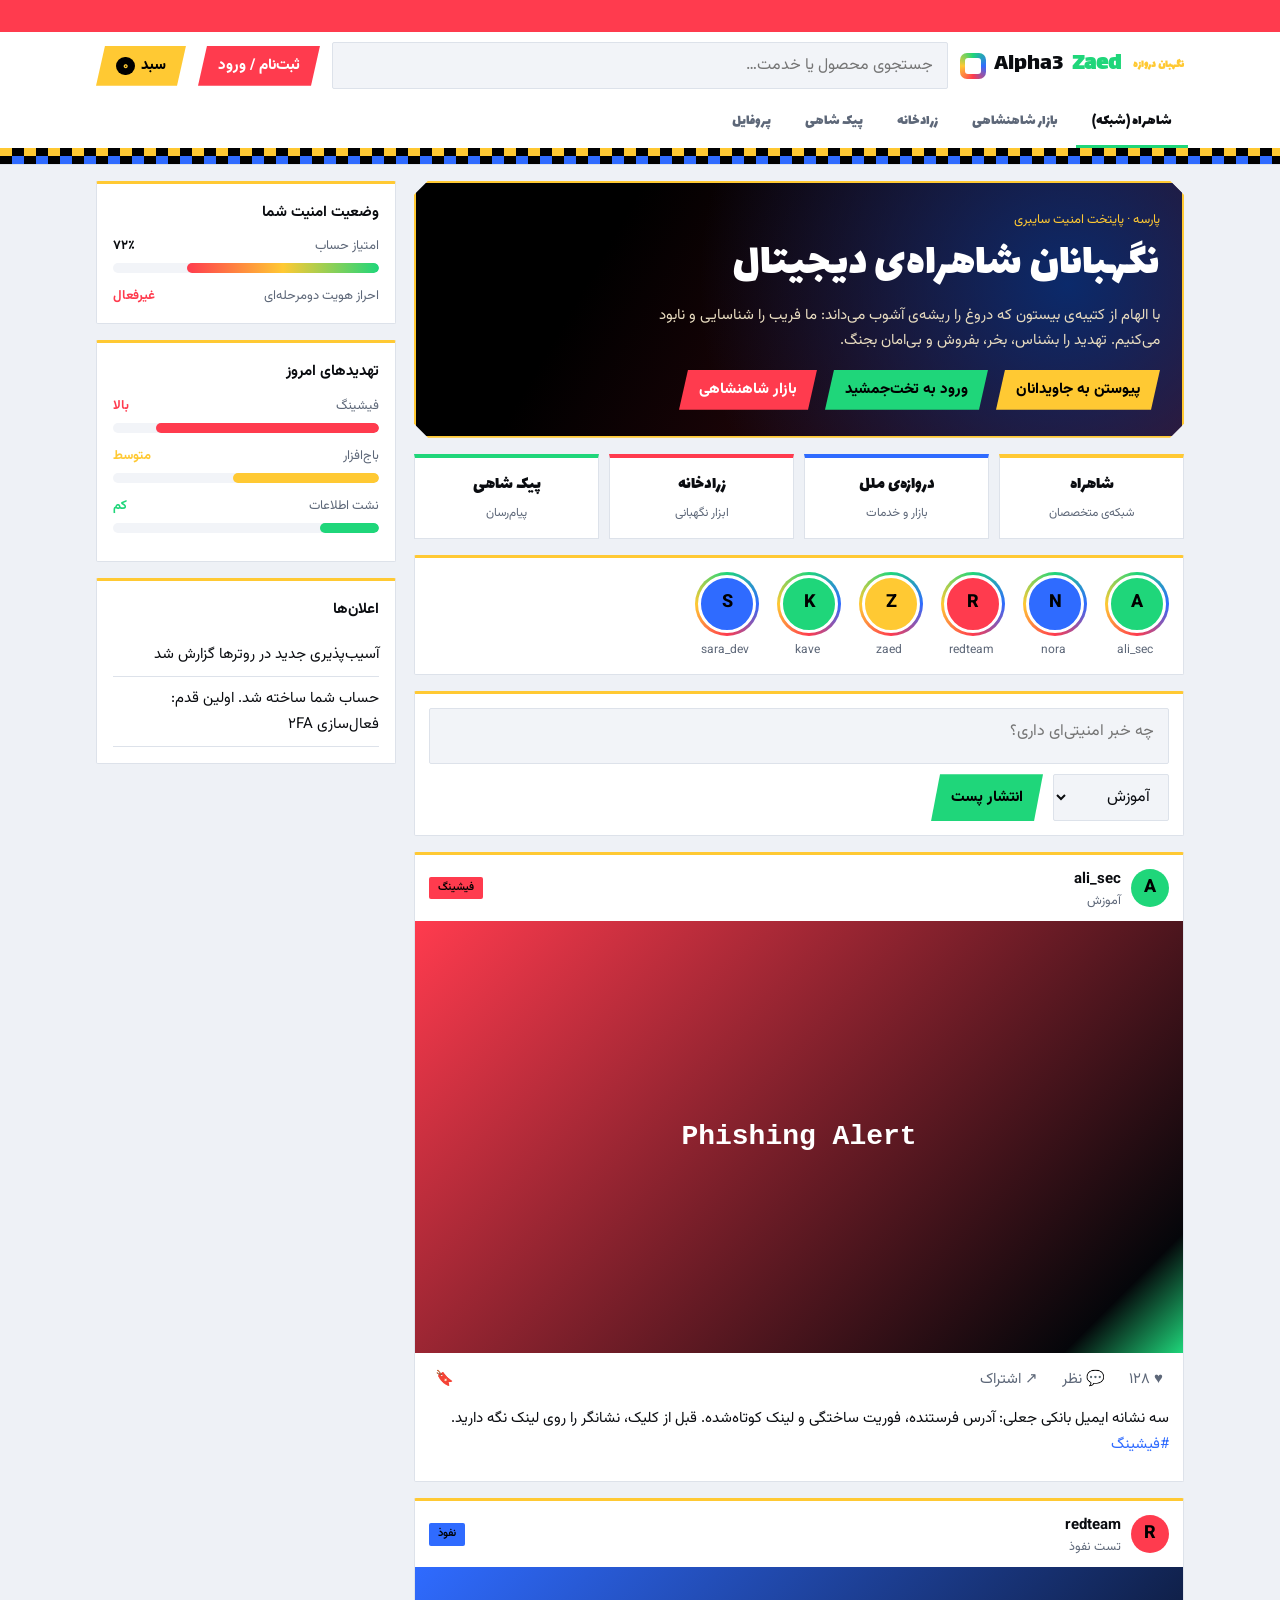
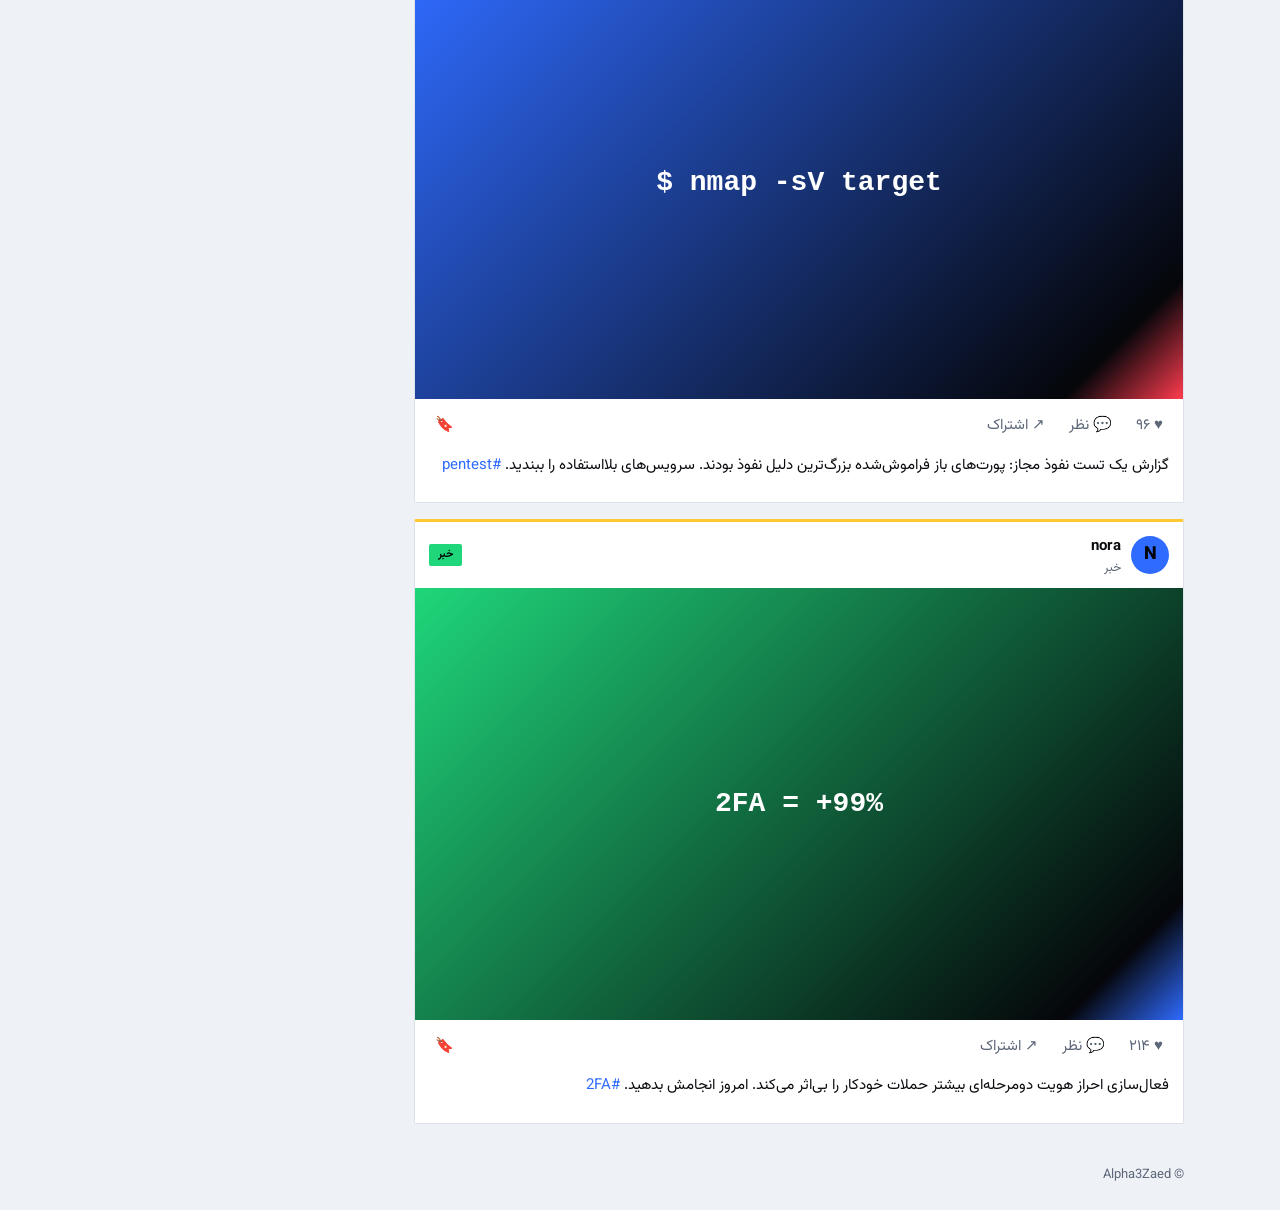
<file: index.html>
<!DOCTYPE html>
<!-- Alpha3Zaed: ساختار صفحه. ظاهر در style.css و رفتار سایت در script.js است. هر سه فایل باید کنار هم باشند. -->
<html lang="fa" dir="rtl">
<head>
<meta charset="utf-8">
<meta name="viewport" content="width=device-width, initial-scale=1, viewport-fit=cover">
<title>Alpha3Zaed | شبکه و بازار امنیت سایبری</title>
<meta name="description" content="Alpha3Zaed؛ شبکه اجتماعی و بازار امنیت سایبری: خرید محصولات امنیتی، خدمات تست نفوذ، دوره‌های آموزشی و ابزارهای رایگان بررسی رمز و لینک.">
<meta name="robots" content="index,follow">
<meta name="theme-color" content="#050608">
<meta property="og:type" content="website"><meta property="og:title" content="Alpha3Zaed | شبکه و بازار امنیت سایبری"><meta property="og:description" content="خرید و فروش محصولات و خدمات امنیت سایبری، آموزش و شبکه اجتماعی متخصصان.">
<script type="application/ld+json">{"@context":"https://schema.org","@type":"WebSite","name":"Alpha3Zaed","inLanguage":"fa","description":"شبکه و بازار امنیت سایبری"}</script>
<link rel="stylesheet" href="https://fonts.googleapis.com/css2?family=Vazirmatn:wght@400;600;800&family=Lalezar&display=swap">
<link rel="stylesheet" href="style.css">
</head>
<body>
<noscript><h1>Alpha3Zaed، شبکه و بازار امنیت سایبری</h1><p>برای استفاده از سایت جاوااسکریپت را فعال کنید. Alpha3Zaed: بازار، شبکه و ابزارهای امنیت سایبری.</p></noscript>
<div class="alert"><div>هشدار زنده: موج جدید فیشینگ بانکی شناسایی شد · آسیب‌پذیری روز صفر در روترهای خانگی گزارش شده · احراز هویت دومرحله‌ای را فعال کنید</div></div>
<header>
 <div class="bar">
  <div class="logo"><i></i>Alpha3<b>Zaed</b><small>نگهبان دروازه</small></div>
  <input class="search" id="q" placeholder="جستجوی محصول یا خدمت…" aria-label="جستجو">
  <button class="btn r" id="authBtn">ثبت‌نام / ورود</button><button class="cartbtn" id="cartBtn">سبد<span id="cnt">0</span></button>
 </div>
 <nav role="tablist" id="nav">
  <button role="tab" aria-selected="true" data-t="feed">شاهراه (شبکه)</button>
  <button role="tab" aria-selected="false" data-t="shop">بازار شاهنشاهی</button>
  <button role="tab" aria-selected="false" data-t="tools">زرادخانه</button>
  <button role="tab" aria-selected="false" data-t="chat">پیک شاهی<sup id="unread" class="hide">0</sup></button>
  <button role="tab" aria-selected="false" data-t="me">پروفایل</button>
 </nav>
 </header>

<main>
<section>
 <div id="feed">
  <div class="hero"><small>پارسه · پایتخت امنیت سایبری</small><h1>نگهبانان شاهراه‌ی دیجیتال</h1><p>با الهام از کتیبه‌ی بیستون که دروغ را ریشه‌ی آشوب می‌داند: ما فریب را شناسایی و نابود می‌کنیم. تهدید را بشناس، بخر، بفروش و بی‌امان بجنگ.</p><div class="btns"><button class="btn y" id="heroSign">پیوستن به جاویدانان</button><button class="btn g" id="heroIn">ورود به تخت‌جمشید</button><button class="btn r" data-go="shop">بازار شاهنشاهی</button></div></div>
  <div class="pillars"><button data-go="feed"><b>شاهراه</b><small>شبکه‌ی متخصصان</small></button><button data-go="shop"><b>دروازه‌ی ملل</b><small>بازار و خدمات</small></button><button data-go="tools"><b>زرادخانه</b><small>ابزار نگهبانی</small></button><button data-go="chat"><b>پیک شاهی</b><small>پیام‌رسان</small></button></div>
  <div class="card stories" id="stories"></div>
  <div class="card new"><textarea id="np" placeholder="چه خبر امنیتی‌ای داری؟" aria-label="متن پست"></textarea>
   <select id="nt" style="width:auto" aria-label="دسته"><option>آموزش</option><option>خبر</option><option>تست نفوذ</option><option>سؤال</option></select>
   <button class="btn g" id="pub">انتشار پست</button></div>
  <div id="posts"></div>
 </div>

 <div id="shop" class="hide">
  <div class="chips" id="chips"></div>
  <div class="grid" id="grid"></div>
 </div>

 <div id="tools" class="hide">
  <div class="card tool"><h3>بررسی و ساخت رمز عبور</h3><p>رمز فقط در مرورگر شما پردازش می‌شود.</p>
   <input id="pw" type="text" placeholder="Password" autocomplete="off" spellcheck="false">
   <div class="meter"><i id="pwBar" style="width:0"></i></div>
   <div class="btns"><span class="res" id="pwRes">یک رمز وارد کنید</span><button class="btn g" id="gen" style="margin-inline-start:auto">ساخت رمز قوی</button></div></div>
  <div class="card tool"><h3>بررسی لینک مشکوک</h3><p>نشانه‌های رایج فیشینگ را در آدرس بررسی کنید.</p>
   <input id="url" placeholder="https://example.com/login" spellcheck="false"><button class="btn y" id="urlBtn">بررسی لینک</button><div class="res" id="urlRes"></div></div>
  <div class="card tool"><h3>تولید هش SHA-256</h3><p>اثر انگشت یک متن برای بررسی صحت فایل‌ها و داده‌ها.</p>
   <input id="hin" placeholder="متن ورودی" spellcheck="false"><div class="res" id="hout" style="direction:ltr;font-family:Consolas,monospace;font-size:13px"></div></div>
  <div class="card tool"><h3>رمزگذاری Base64</h3><p>تبدیل متن به Base64 و برعکس. این رمزنگاری نیست و فقط کدگذاری است.</p>
   <textarea id="b64" rows="3" placeholder="متن یا Base64" spellcheck="false"></textarea>
   <div class="btns"><button class="btn" id="enc">کدگذاری</button><button class="btn" id="dec">رمزگشایی</button></div><div class="res" id="b64o" style="direction:ltr"></div></div>
 </div>

 <div id="chat" class="hide"><div class="card chat">
  <div class="cl" id="cl" role="tablist"></div>
  <div class="cw"><div class="msgs" id="msgs"></div>
   <form class="cin" id="cf"><input id="ci" placeholder="پیام بنویس…" aria-label="پیام"><button class="btn" type="submit">ارسال</button></form></div>
 </div></div>

 <div id="me" class="hide">
  <div class="card prof"><div style="display:flex;gap:14px;align-items:center">
   <div class="ring"><div class="av" id="mav" style="background:var(--g)">ش</div></div>
   <div><h3 id="mname">کاربر مهمان</h3><small style="color:var(--mut)">عضو Alpha3Zaed</small></div>
   <button class="btn" id="edit" style="margin-inline-start:auto">ویرایش نام</button></div>
   <div class="pst"><div><b id="sP">0</b>پست</div><div><b id="sS">0</b>ذخیره‌شده</div><div><b id="sO">0</b>سفارش</div></div>
   <div class="btns"><button class="btn g" id="tfa">فعال‌سازی احراز هویت دومرحله‌ای</button><button class="btn y" id="theme">تغییر تم</button></div></div>
  <div class="card prof"><h3>سفارش‌های من</h3><div id="orders"><p style="color:var(--mut)">هنوز سفارشی ثبت نشده است.</p></div></div>
 </div>
</section>

<aside>
 <div class="card"><h4>وضعیت امنیت شما</h4>
  <div class="row"><span>امتیاز حساب</span><b id="score">72٪</b></div>
  <div class="meter"><i id="scoreBar" style="width:72%;background:linear-gradient(90deg,var(--r),var(--y),var(--g))"></i></div>
  <div class="row"><span>احراز هویت دومرحله‌ای</span><b id="tfaS" style="color:var(--r)">غیرفعال</b></div></div>
 <div class="card"><h4>تهدیدهای امروز</h4>
  <div class="row"><span>فیشینگ</span><b style="color:var(--r)">بالا</b></div><div class="meter"><i style="width:84%;background:var(--r)"></i></div>
  <div class="row"><span>باج‌افزار</span><b style="color:var(--y)">متوسط</b></div><div class="meter"><i style="width:55%;background:var(--y)"></i></div>
  <div class="row"><span>نشت اطلاعات</span><b style="color:var(--g)">کم</b></div><div class="meter"><i style="width:22%;background:var(--g)"></i></div></div>
 <div class="card"><h4>اعلان‌ها</h4><div id="notes"></div></div>
</aside>
</main>

<footer style="max-width:1120px;margin:8px auto 24px;padding:0 16px;color:var(--mut);font-size:13px;display:flex;gap:16px;flex-wrap:wrap"><span>© Alpha3Zaed</span></footer>
<div class="drawer" id="drawer" aria-label="سبد خرید">
 <div style="display:flex;justify-content:space-between;align-items:center"><h3>سبد خرید</h3><button id="close" aria-label="بستن">✕</button></div>
 <div id="items"></div>
 <input id="code" placeholder="کد تخفیف (مثلاً ALPHA10)" style="margin:10px 0;direction:ltr">
 <div class="li"><span>جمع کل</span><b class="price" id="sum">0</b></div>
 <div id="cmsg" style="color:var(--mut);font-size:13px;margin:6px 0"></div>
 <button class="btn g" style="width:100%" id="buy">ثبت سفارش</button>
</div>

<div class="modal hide" id="authM"><div class="frm"><div style="display:flex;justify-content:space-between;align-items:center"><h3 id="authT">پیوستن به جاویدانان</h3><button id="authX" aria-label="بستن">✕</button></div>
 <div class="seg"><button data-m="up" aria-pressed="true">ثبت‌نام</button><button data-m="in" aria-pressed="false">ورود</button></div>
 <div id="authMsg" style="color:var(--y);font-size:13px"></div>
 <div id="upOnly"><label for="aN">نام نمایشی</label><input id="aN" maxlength="20" autocomplete="nickname"><label for="aR">نقش شما</label><select id="aR"><option>خریدار</option><option>فروشنده</option><option>متخصص امنیت</option></select></div>
 <label for="aE">ایمیل</label><input id="aE" type="email" dir="ltr" autocomplete="email">
 <label for="aP">رمز عبور (حداقل ۸ نویسه)</label><input id="aP" type="password" dir="ltr" autocomplete="current-password">
 <label id="tl"><input id="aT" type="checkbox">قوانین Alpha3Zaed را می‌پذیرم</label>
 <div class="err" id="aErr"></div><button class="btn y" id="aGo" style="width:100%">ثبت‌نام</button></div></div>
<div class="modal hide" id="modal"><div><h3>نام شما چیست؟</h3><p style="color:var(--mut);margin:6px 0 12px">نام فقط روی همین دستگاه ذخیره می‌شود.</p>
 <input id="nm" placeholder="نام نمایشی" maxlength="20"><div class="btns" style="margin-top:12px"><button class="btn g" id="nmOk">ذخیره</button><button class="btn r" id="nmNo">بعداً</button></div></div></div>

<script src="script.js"></script>
</body>
</html>
</file>
<file: style.css>
/* Alpha3Zaed: استایل سایت
   ۱) رنگ‌ها و تم تیره/روشن در بالاترین بخش (متغیرهای --g سبز، --b آبی، --r قرمز، --y زرد)
   ۲) هدر و منو، ۳) بنر و ستون‌ها، ۴) پست‌ها، ۵) بازار، ۶) ابزارها، ۷) پیام‌ها، ۸) سبد خرید و پنجره‌ها
   ۹) در انتها اصلاحات واکنش‌گرا برای موبایل */

:root{--bg:#050608;--panel:#0e1117;--panel2:#161b24;--line:#232a36;--tx:#f4f6fa;--mut:#8b95a7;--g:#1fd67a;--b:#2f6bff;--r:#ff3b4e;--y:#ffc933;box-sizing:border-box;padding-top:env(safe-area-inset-top,0px);padding-bottom:env(safe-area-inset-bottom,0px)}
@media (prefers-color-scheme:light){:root:not([data-theme="dark"]){--bg:#eef1f6;--panel:#fff;--panel2:#f2f4f8;--line:#dde2ea;--tx:#0a0c10;--mut:#5d6778}}
:root[data-theme="light"]{--bg:#eef1f6;--panel:#fff;--panel2:#f2f4f8;--line:#dde2ea;--tx:#0a0c10;--mut:#5d6778}
:root[data-theme="dark"]{--bg:#050608;--panel:#0e1117;--panel2:#161b24;--line:#232a36;--tx:#f4f6fa;--mut:#8b95a7}
html{scroll-padding-top:env(safe-area-inset-top,0px)}
*{box-sizing:border-box;margin:0}
body{background:var(--bg);color:var(--tx);font-family:Vazirmatn,Tahoma,sans-serif;line-height:1.7;font-size:15px}
button{font:inherit;color:inherit;cursor:pointer;border:0;background:none}
input,textarea,select{font:inherit;color:var(--tx);background:var(--panel2);border:1px solid var(--line);border-radius:12px;padding:9px 14px;width:100%}
:focus-visible{outline:2px solid var(--y);outline-offset:2px}
header{position:sticky;top:env(safe-area-inset-top,0px);z-index:20;background:var(--panel);border-bottom:1px solid var(--line)}
.bar{max-width:1120px;margin:auto;display:flex;align-items:center;gap:12px;padding:10px 16px}
.logo{font-weight:800;font-size:22px;direction:ltr;display:flex;align-items:center;gap:8px;white-space:nowrap}
.logo i{width:26px;height:26px;border-radius:7px;background:conic-gradient(var(--g),var(--b),var(--r),var(--y),var(--g));position:relative}
.logo i:after{content:"";position:absolute;inset:5px;border-radius:3px;background:var(--panel)}
.logo b{color:var(--g)}
.search{flex:1;min-width:0}
.cartbtn{background:var(--y);color:#000;border-radius:12px;padding:7px 14px;font-weight:600;white-space:nowrap}
.cartbtn span{background:#000;color:var(--y);border-radius:99px;padding:0 7px;margin-inline-start:6px;font-size:12px}
nav{max-width:1120px;margin:auto;display:flex;gap:2px;padding:0 12px;overflow-x:auto}
nav button{padding:10px 16px;color:var(--mut);font-weight:600;border-bottom:3px solid transparent;white-space:nowrap}
nav button[aria-selected=true]{color:var(--tx);border-color:var(--g)}
nav sup{background:var(--r);color:#fff;border-radius:99px;padding:0 6px;font-size:11px;margin-inline-start:4px}
.alert{background:var(--r);color:#fff;font-size:13px;overflow:hidden;white-space:nowrap}
.alert div{display:inline-block;padding:5px 0 5px;padding-inline-start:100%;animation:tick 40s linear infinite}
@keyframes tick{to{transform:translateX(100%)}}
@media (prefers-reduced-motion:reduce){.alert div{animation:none;padding:5px 12px;white-space:normal}}
main{max-width:1120px;margin:auto;padding:16px;display:grid;grid-template-columns:minmax(0,1fr) 300px;gap:18px}
@media(max-width:860px){main{grid-template-columns:1fr}aside{order:2}}
.card{background:var(--panel);border:1px solid var(--line);border-radius:16px}
.stories{display:flex;gap:14px;overflow-x:auto;padding:14px;margin-bottom:16px}
.st{flex:none;width:68px;text-align:center;font-size:12px;color:var(--mut)}
.ring{width:64px;height:64px;border-radius:50%;padding:3px;background:conic-gradient(var(--g),var(--b),var(--r),var(--y),var(--g));margin-bottom:4px}
.av{width:100%;height:100%;border-radius:50%;border:3px solid var(--panel);display:grid;place-items:center;font-weight:800;color:#000;font-size:18px;flex:none}
.new{padding:14px;margin-bottom:16px;display:flex;gap:10px;flex-wrap:wrap}
.new textarea{resize:none;height:56px}
.post{margin-bottom:16px;overflow:hidden}
.ph{display:flex;align-items:center;gap:10px;padding:12px 14px}
.ph .av{width:38px;height:38px;border:0}
.ph small{color:var(--mut);display:block;line-height:1.3}
.tag{margin-inline-start:auto;font-size:11px;padding:2px 9px;border-radius:99px;font-weight:600;color:#000}
.media{aspect-ratio:16/9;display:grid;place-items:center;padding:20px;text-align:center;font-weight:800;font-size:clamp(18px,3.4vw,28px);direction:ltr;font-family:Consolas,monospace;color:#fff}
.acts{display:flex;gap:4px;padding:8px 10px}
.acts button{padding:6px 10px;border-radius:10px;color:var(--mut)}
.acts button:hover{background:var(--panel2)}
.acts .on{color:var(--r)}.acts .sv.on{color:var(--y)}.acts .sv{margin-inline-start:auto}
.cap{padding:0 14px 12px}.cap em{font-style:normal;color:var(--b)}
.cms{padding:0 14px 12px;color:var(--mut);font-size:14px}
.cmi{display:flex;gap:8px;padding:0 14px 14px}
.cmi button,.btn{background:var(--b);color:#fff;border-radius:10px;padding:7px 14px;font-weight:600;white-space:nowrap}
.btn.g{background:var(--g);color:#000}.btn.r{background:var(--r)}.btn.y{background:var(--y);color:#000}
.chips{display:flex;gap:8px;margin-bottom:14px;overflow-x:auto}
.chips button{padding:6px 14px;border-radius:99px;background:var(--panel);border:1px solid var(--line);white-space:nowrap}
.chips button[aria-pressed=true]{background:var(--g);color:#000;border-color:var(--g);font-weight:600}
.grid{display:grid;grid-template-columns:repeat(auto-fill,minmax(210px,1fr));gap:14px}
.pr{overflow:hidden;display:flex;flex-direction:column}
.pr .media{aspect-ratio:4/3;font-size:20px}
.pr .t{padding:12px 14px;flex:1}.pr h3{font-size:15px}.pr p{color:var(--mut);font-size:13px}
.pf{display:flex;align-items:center;justify-content:space-between;padding:0 14px 14px;gap:6px}
.price{font-weight:800;color:var(--g)}
aside .card{padding:16px;margin-bottom:16px}aside h4{margin-bottom:10px}
.meter{height:10px;border-radius:99px;background:var(--panel2);overflow:hidden;margin:6px 0 12px}
.meter i{display:block;height:100%;border-radius:99px;transition:width .3s}
.row{display:flex;justify-content:space-between;font-size:13px;color:var(--mut);gap:8px}.row b{color:var(--tx)}
.tool{padding:20px;margin-bottom:16px}.tool h3{margin-bottom:4px}.tool p{color:var(--mut);margin-bottom:8px}
.tool input,.tool textarea{direction:ltr;margin:6px 0}
.res{font-weight:600;min-height:28px;word-break:break-all;margin-top:8px}
.btns{display:flex;gap:8px;flex-wrap:wrap}
.chat{display:grid;grid-template-columns:170px 1fr;height:430px;overflow:hidden}
@media(max-width:560px){.chat{grid-template-columns:90px 1fr}.ct small{display:none}}
.cl{border-inline-end:1px solid var(--line);overflow:auto}
.ct{display:flex;gap:8px;align-items:center;padding:10px;width:100%;text-align:start}
.ct .av{width:34px;height:34px;border:0;font-size:14px}
.ct[aria-selected=true]{background:var(--panel2)}
.cw{display:flex;flex-direction:column;min-width:0}
.msgs{flex:1;overflow:auto;padding:12px;display:flex;flex-direction:column;gap:8px}
.m{max-width:80%;padding:7px 12px;border-radius:14px;background:var(--panel2)}
.m.me{align-self:flex-start;background:var(--b);color:#fff}
.cin{display:flex;gap:8px;padding:10px;border-top:1px solid var(--line)}
.prof{padding:20px;margin-bottom:16px}
.pst{display:flex;gap:22px;margin:12px 0;flex-wrap:wrap}.pst b{display:block;font-size:20px}
.li{display:flex;justify-content:space-between;gap:8px;padding:9px 0;border-bottom:1px solid var(--line)}
.x{color:var(--r);margin-inline-start:8px}
.drawer{position:fixed;inset:0 auto 0 0;width:min(340px,100%);background:var(--panel);border-inline-end:1px solid var(--line);z-index:40;transform:translateX(-100%);transition:transform .25s;padding:20px;padding-top:calc(20px + env(safe-area-inset-top,0px));overflow:auto}
.drawer.open{transform:none}
.modal{position:fixed;inset:0;background:#000a;z-index:50;display:grid;place-items:center;padding:16px}
.modal>div{background:var(--panel);border:1px solid var(--line);border-radius:16px;padding:22px;width:min(380px,100%)}
.hide{display:none!important}
.card,.modal>div,.drawer,input,textarea,select,.tag,.m{border-radius:2px}
.card{border-top:3px solid var(--y)}
.btn,.cartbtn{border-radius:0;clip-path:polygon(9px 0,100% 0,calc(100% - 9px) 100%,0 100%);padding-inline:20px;font-weight:800}
.chips button{border-radius:0;clip-path:polygon(7px 0,100% 0,calc(100% - 7px) 100%,0 100%)}
header:after{content:"";display:block;height:8px;background:repeating-linear-gradient(90deg,var(--y) 0 14px,#000 14px 18px,var(--r) 18px 32px,#000 32px 36px)}
.logo{font-size:24px}.logo small{font-size:11px;color:var(--y);font-weight:600;margin-inline-start:4px}
.hero{position:relative;overflow:hidden;margin-bottom:16px;padding:26px 22px;color:#fff;background:linear-gradient(120deg,#000 30%,#5a0d16 100%);border:2px solid var(--y);clip-path:polygon(0 14px,14px 0,calc(100% - 14px) 0,100% 14px,100% calc(100% - 14px),calc(100% - 14px) 100%,14px 100%,0 calc(100% - 14px))}
.hero h1{font-size:clamp(24px,5vw,38px);font-weight:800;line-height:1.3;max-width:560px}
.hero p{color:#e8dcc0;margin:8px 0 16px;max-width:520px}
.hero svg{position:absolute;inset-inline-end:14px;top:50%;transform:translateY(-50%);width:min(200px,36%);opacity:.9}
.hero .btns{max-width:560px;position:relative}
.seg{display:flex;margin-bottom:12px}.seg button{flex:1;padding:8px;font-weight:800;border-bottom:3px solid var(--line)}.seg button[aria-pressed=true]{border-color:var(--y);color:var(--y)}
.frm label{display:block;margin:8px 0 2px;font-size:13px;color:var(--mut)}.frm #tl{display:flex;gap:8px;align-items:center}.frm #tl input{width:auto}
.err{color:var(--r);min-height:22px;font-size:13px;margin:6px 0}
@media(max-width:560px){.logo small{display:none}.bar{gap:6px;padding:8px}.btn,.cartbtn{padding-inline:12px}}
.logo,.hero h1,h3,.seg button,nav button{font-family:Lalezar,Vazirmatn,Tahoma,sans-serif;font-weight:400}
header:after{height:16px;background:linear-gradient(90deg,var(--y) 50%,transparent 50%) 0 0/24px 8px repeat-x,linear-gradient(90deg,var(--b) 50%,transparent 50%) 12px 8px/24px 8px repeat-x,#000}
.hero{background:radial-gradient(circle at 85% 40%,#0b2a6b 0,transparent 55%),linear-gradient(120deg,#000 25%,#4a0b14 100%)}
.hero small{display:block;color:var(--y);margin-bottom:4px;font-size:13px}
.hero h1{font-weight:400;font-size:clamp(28px,6vw,46px)}
.hero svg.fv{width:min(260px,40%);opacity:.95}
.pillars{display:grid;grid-template-columns:repeat(4,1fr);gap:10px;margin-bottom:16px}
@media(max-width:560px){.pillars{grid-template-columns:repeat(2,1fr)}}
.pillars button{background:var(--panel);border:1px solid var(--line);border-top:4px solid var(--y);padding:12px 8px;text-align:center}
.pillars button:nth-child(2){border-top-color:var(--b)}.pillars button:nth-child(3){border-top-color:var(--r)}.pillars button:nth-child(4){border-top-color:var(--g)}
.pillars b{display:block;font-family:Lalezar,Vazirmatn,sans-serif;font-weight:400;font-size:18px}.pillars small{color:var(--mut);font-size:12px}
html{-webkit-text-size-adjust:100%}
body{overflow-x:clip}
input,textarea,select{font-size:16px}
.btn,.cartbtn{min-height:40px}
.btn:focus-visible,.cartbtn:focus-visible,.chips button:focus-visible{clip-path:none}
.alert{direction:ltr}
.alert div{padding:5px 0;padding-inline-start:0;padding-left:100%;direction:rtl;animation:tick 45s linear infinite}
@keyframes tick{to{transform:translateX(-100%)}}
@media (prefers-reduced-motion:reduce){.alert div{animation:none;padding:5px 12px;white-space:normal}}
.chat{height:min(70vh,520px)}
.modal{padding:12px}.modal>div{max-height:90vh;overflow:auto}
.drawer{visibility:hidden;transition:transform .25s,visibility .25s;padding-bottom:calc(20px + env(safe-area-inset-bottom,0px))}.drawer.open{visibility:visible}
@media(max-width:640px){.bar{flex-wrap:wrap}.search{order:3;flex:1 0 100%}.logo{margin-inline-end:auto}main{padding:10px;gap:12px}.hero{padding:20px 16px}}
</file>
